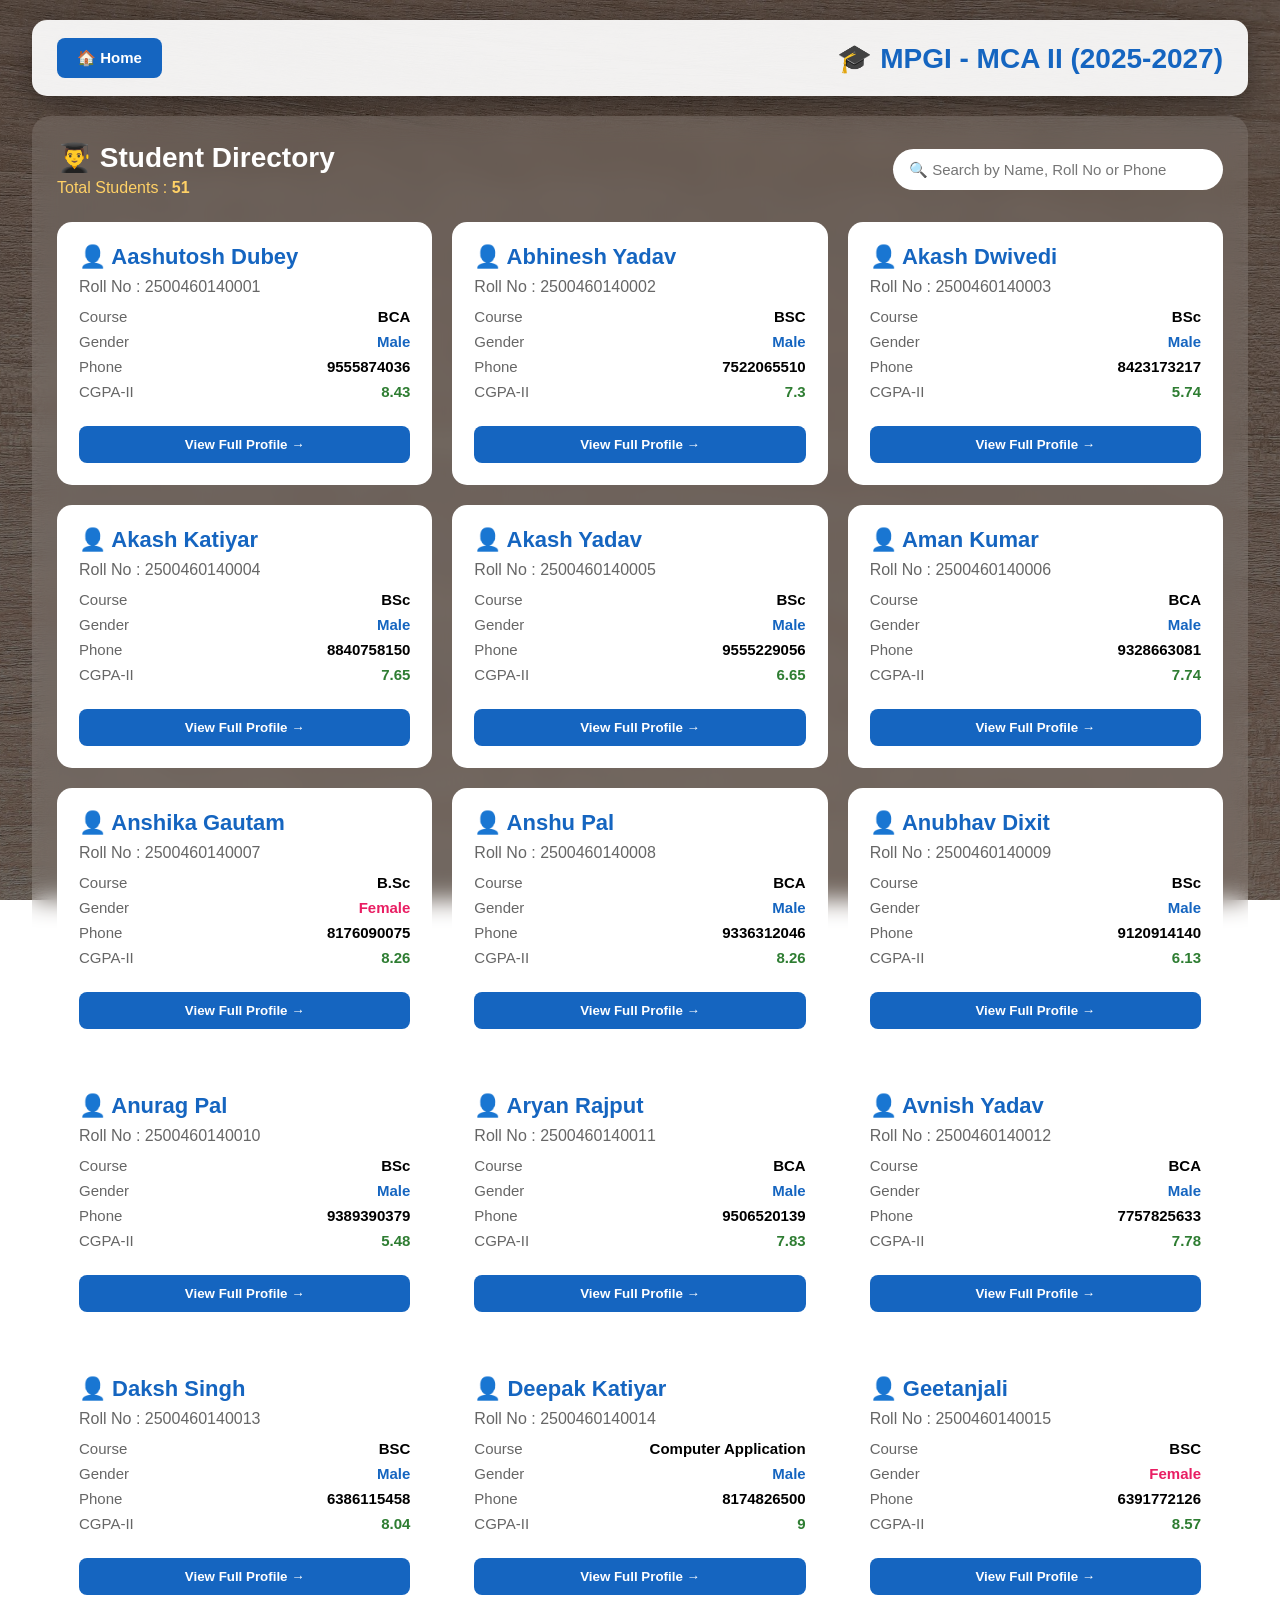
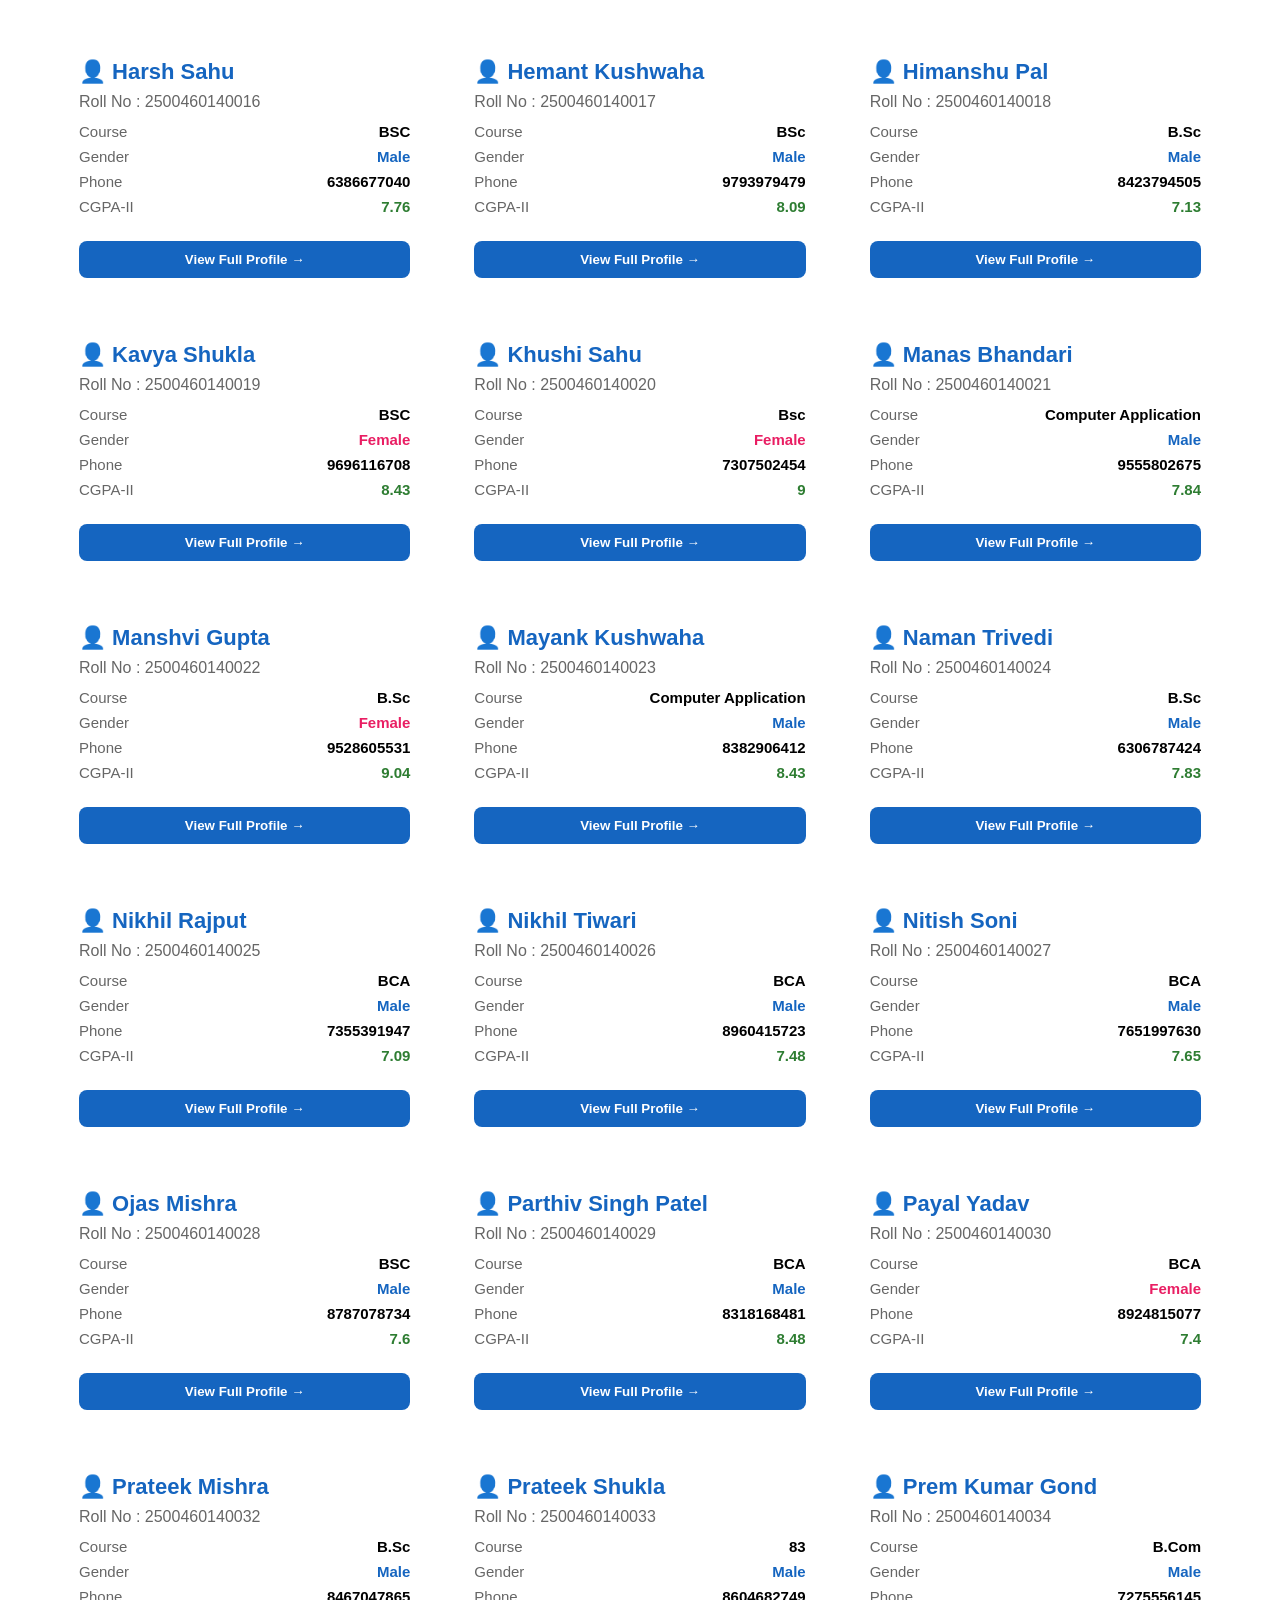
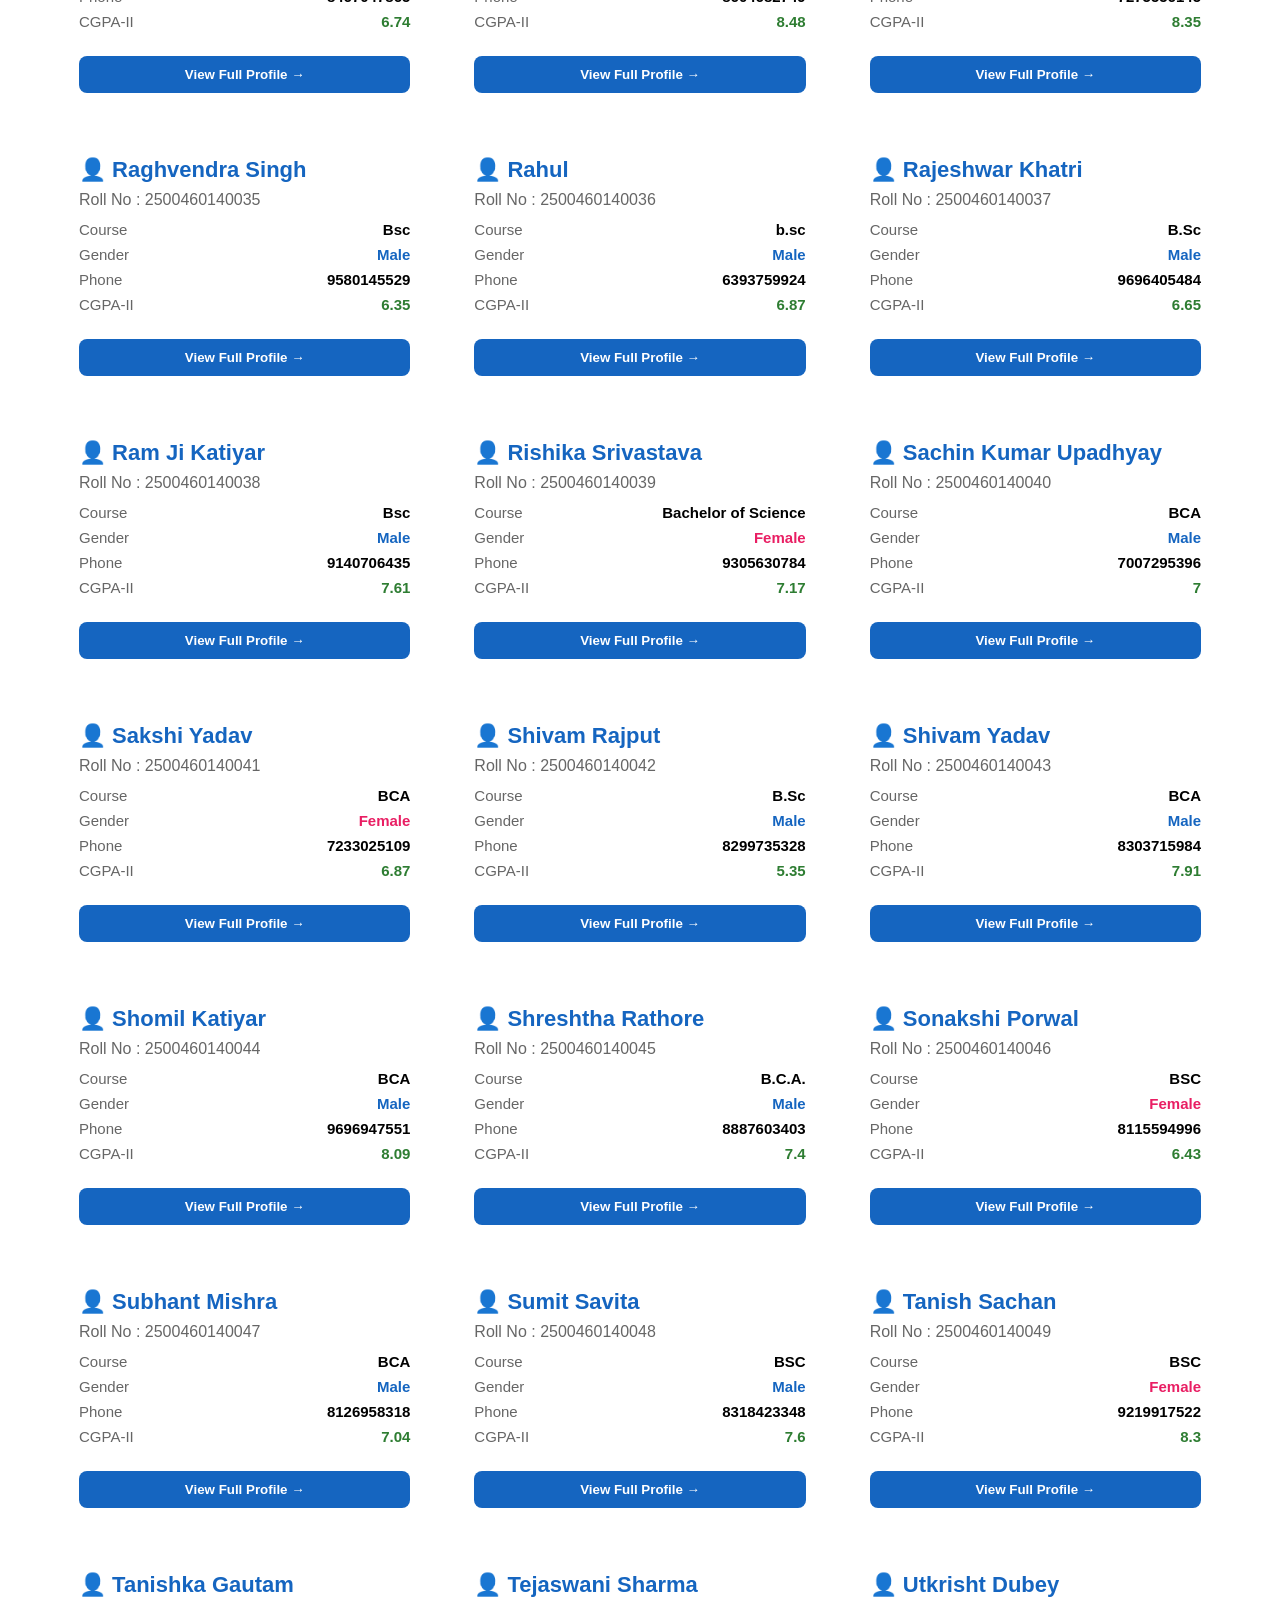
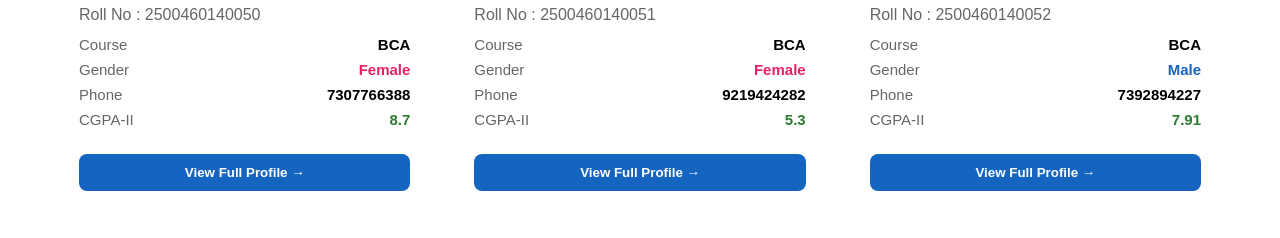
<file: details.html>
<!DOCTYPE html>
<html lang="en">

<head>

    <meta charset="UTF-8">
    <meta name="viewport" content="width=device-width, initial-scale=1.0">

    <title>Student Directory</title>

    <link rel="icon" href="/resources/mgpi-logo.png">

    <style>
        * {
            margin: 0;
            padding: 0;
            box-sizing: border-box;
            font-family: Poppins, sans-serif;
        }

        body {

            background:
                linear-gradient(rgba(0, 0, 0, .55), rgba(0, 0, 0, .55)),
                url("back.jpg");

            background-size: cover;
            background-position: center;
            background-attachment: fixed;

            min-height: 100vh;
        }

        #head {

            width: 95%;
            margin: 20px auto;

            display: flex;
            justify-content: space-between;
            align-items: center;

            background: rgba(255, 255, 255, .92);

            padding: 18px 25px;

            border-radius: 15px;

            box-shadow: 0 10px 30px rgba(0, 0, 0, .35);

        }

        #head h2 {

            color: #1565c0;
            font-size: 28px;

        }

        #homeBtn {

            border: none;

            padding: 11px 20px;

            border-radius: 8px;

            background: #1565c0;

            color: white;

            cursor: pointer;

            font-size: 15px;

            font-weight: 600;

            transition: .25s;

        }

        #homeBtn:hover {

            background: #ff9800;
            color: black;

        }

        .container {

            width: 95%;

            margin: auto;

            background: rgba(255, 255, 255, .12);

            backdrop-filter: blur(12px);

            border-radius: 18px;

            padding: 25px;

        }

        .topBar {

            display: flex;

            justify-content: space-between;

            align-items: center;

            flex-wrap: wrap;

            gap: 15px;

            margin-bottom: 25px;

        }

        .title {

            color: white;

            font-size: 28px;

            font-weight: bold;

        }

        #count {

            color: #ffd166;

            margin-top: 5px;

        }

        #search {

            width: 330px;

            max-width: 100%;

            padding: 12px 16px;

            border: none;

            border-radius: 40px;

            outline: none;

            font-size: 15px;

        }

        #studentList {

            display: grid;

            grid-template-columns: repeat(auto-fill, minmax(340px, 1fr));

            gap: 20px;

        }

        .card {

            background: white;

            border-radius: 15px;

            padding: 20px;

            transition: .25s;

            border: 2px solid transparent;

            cursor: pointer;

        }

        .card:hover {

            transform: translateY(-4px);

            border-color: #ff9800;

        }

        .name {

            color: #1565c0;

            font-size: 22px;

            font-weight: 700;

            margin-bottom: 8px;

        }

        .roll {

            color: #666;

            margin-bottom: 12px;

        }

        .row {

            display: flex;

            justify-content: space-between;

            margin: 8px 0;

            font-size: 15px;

        }

        .label {

            color: #666;

        }

        .value {

            font-weight: 600;

        }

        .male {

            color: #1565c0;

            font-weight: bold;

        }

        .female {

            color: #e91e63;

            font-weight: bold;

        }

        .cgpa {

            color: #2e7d32;

            font-weight: bold;

        }

        .profileBtn {

            margin-top: 18px;

            width: 100%;

            border: none;

            padding: 11px;

            border-radius: 8px;

            background: #1565c0;

            color: white;

            cursor: pointer;

            font-weight: bold;

            transition: .25s;

        }

        .profileBtn:hover {

            background: #ff9800;

            color: black;

        }

        @media(max-width:700px) {

            #head {

                flex-direction: column;

                gap: 15px;

                text-align: center;

            }

            .topBar {

                flex-direction: column;

            }

            #search {

                width: 100%;

            }

        }
    </style>

</head>

<body>

    <div id="head">
        <button id="homeBtn" onclick="location.href='index.html'">

            🏠 Home

        </button>
        <h2>🎓 MPGI - MCA II (2025-2027)</h2>



    </div>

    <div class="container">

        <div class="topBar">

            <div>

                <div class="title">

                    👨‍🎓 Student Directory

                </div>

                <div id="count"></div>

            </div>

            <input id="search" type="text" placeholder="🔍 Search by Name, Roll No or Phone">

        </div>

        <div id="studentList"></div>

    </div>

    <script src="studentdetails.js"></script>

    <script>

        const list = document.getElementById("studentList");

        const count = document.getElementById("count");

        function render(data) {

            count.innerHTML = "Total Students : <b>" + data.length + "</b>";

            list.innerHTML = "";

            data.forEach(student => {

                list.innerHTML += `

        <div class="card">

            <div class="name">

                👤 ${student.name}

            </div>

            <div class="roll">

                Roll No : ${student.rollNo}

            </div>

            <div class="row">

                <span class="label">

                    Course

                </span>

                <span class="value">

                    ${student.course}

                </span>

            </div>

            <div class="row">

                <span class="label">

                    Gender

                </span>

                <span class="${student.gender == "Male" ? "male" : "female"}">

                    ${student.gender}

                </span>

            </div>

            <div class="row">

                <span class="label">

                    Phone

                </span>

                <span class="value">

                    ${student.phone}

                </span>

            </div>

            <div class="row">

                <span class="label">

                    CGPA-II

                </span>

                <span class="cgpa">

                    ${student.cgpa2}

                </span>

            </div>

            <button

            class="profileBtn"

            onclick="location.href='student.html?id=${student.rollNo}'">

                View Full Profile →

            </button>

        </div>

        `;

            });

        }

        render(students);

        search.onkeyup = function () {

            const value = this.value.toLowerCase();

            render(

                students.filter(student =>

                    student.name.toLowerCase().includes(value)

                    ||

                    student.rollNo.toString().includes(value)

                    ||

                    student.phone.toString().includes(value)

                )

            );

        }

    </script>

</body>

</html>
</file>
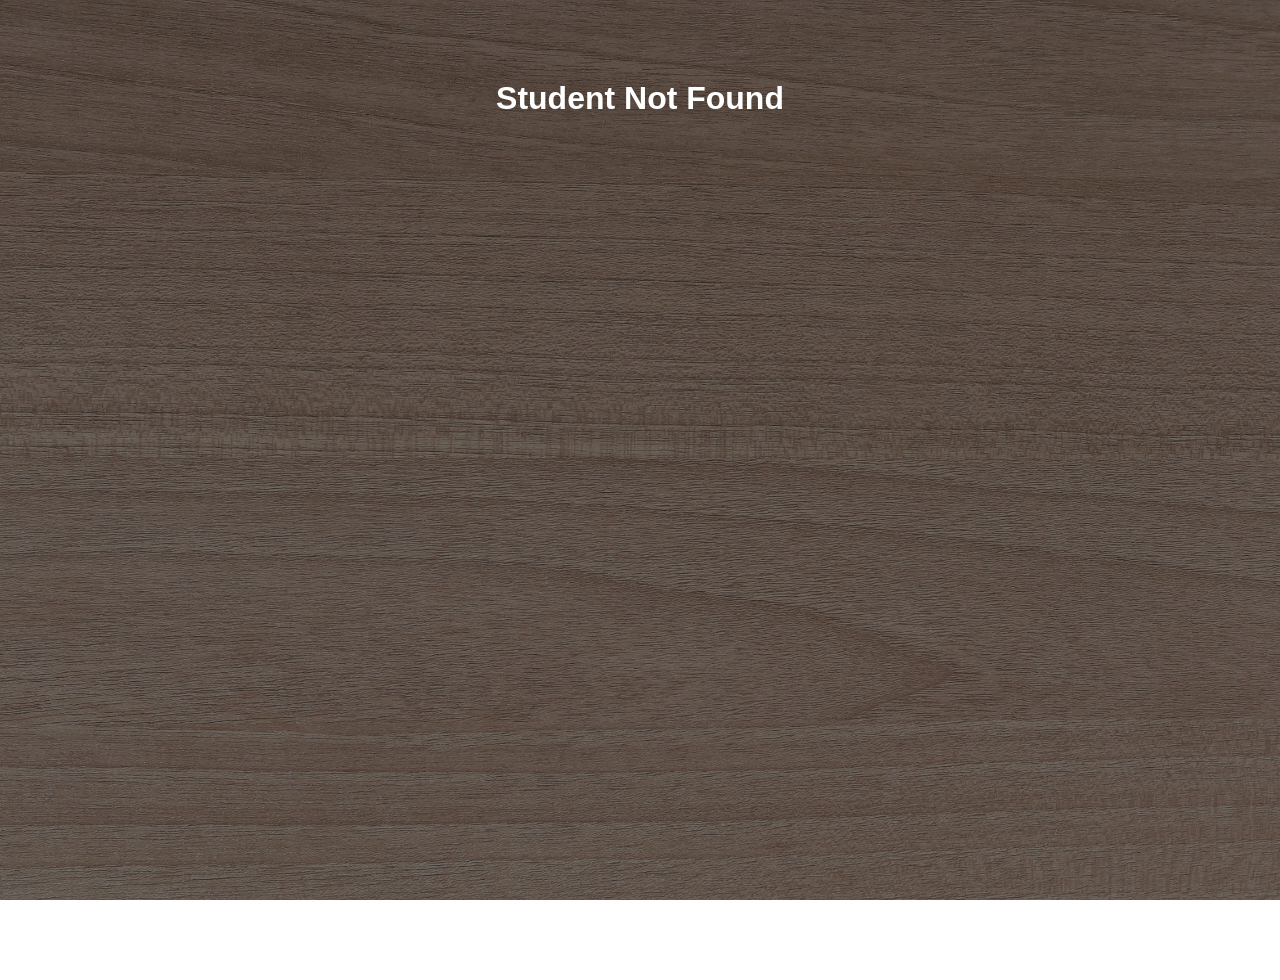
<file: student.html>
<!DOCTYPE html>
<html lang="en">

<head>

    <meta charset="UTF-8">
    <meta name="viewport" content="width=device-width, initial-scale=1.0">

    <title>Student Profile</title>

    <link rel="icon" href="/resources/mgpi-logo.png">

    <style>
        * {
            margin: 0;
            padding: 0;
            box-sizing: border-box;
            font-family: Poppins, sans-serif;
        }

        body {

            background:
                linear-gradient(rgba(0, 0, 0, .55), rgba(0, 0, 0, .55)),
                url("back.jpg");

            background-size: cover;
            background-position: center;
            background-attachment: fixed;

            min-height: 100vh;

        }

        #head {

            width: 95%;
            margin: 20px auto;

            display: flex;
            justify-content: space-between;
            align-items: center;

            padding: 18px 25px;

            border-radius: 15px;

            background: rgba(255, 255, 255, .92);

            box-shadow: 0 10px 30px rgba(0, 0, 0, .3);

        }

        #head h2 {

            color: #1565c0;

        }

        .btn {

            border: none;

            padding: 10px 18px;

            border-radius: 8px;

            background: #1565c0;

            color: white;

            cursor: pointer;

            font-weight: 600;

            transition: .25s;

            margin-left: 10px;

        }

        .btn:hover {

            background: #ff9800;
            color: black;

        }

        .container {

            width: 95%;
            max-width: 1000px;

            margin: auto;

            background: rgba(255, 255, 255, .12);

            backdrop-filter: blur(12px);

            border-radius: 18px;

            padding: 30px;

            color: white;

        }

        .profile {

            text-align: center;

            margin-bottom: 30px;

        }

        .avatar {

            width: 100px;
            height: 100px;

            border-radius: 50%;

            background: #1565c0;

            display: flex;

            justify-content: center;
            align-items: center;

            font-size: 45px;

            margin: auto;

            margin-bottom: 15px;

        }

        .profile h1 {

            font-size: 30px;

        }

        .roll {

            color: #ffd166;

            margin-top: 8px;

        }

        .cards {

            display: grid;

            grid-template-columns: repeat(auto-fit, minmax(300px, 1fr));

            gap: 20px;

        }

        .card {

            background: white;

            color: #222;

            border-radius: 15px;

            padding: 20px;

            transition: .25s;

        }

        .card:hover {

            transform: translateY(-3px);

            border: 2px solid #ff9800;

        }

        .card h3 {

            color: #1565c0;

            margin-bottom: 15px;

            border-bottom: 2px solid #eee;

            padding-bottom: 8px;

        }

        .row {

            display: flex;

            justify-content: space-between;

            margin: 10px 0;

        }

        .label {

            color: #666;

        }

        .value {

            font-weight: 600;

        }

        .cg {

            color: green;

            font-weight: bold;

        }

        @media(max-width:700px) {

            #head {

                flex-direction: column;

                gap: 15px;

                text-align: center;

            }

        }
    </style>

</head>

<body>

    <div id="head">
        <div> <button class="btn" onclick="history.back()">

                ← Back

            </button>
            <button class="btn" onclick="location.href='index.html'">

                🏠 Home

            </button>




        </div>
        <h2>🎓 Student Profile</h2>



    </div>

    <div class="container">

        <div class="profile">

            <div class="avatar">👤</div>

            <h1 id="name"></h1>

            <div class="roll" id="roll"></div>

        </div>

        <div class="cards">

            <div class="card">

                <h3>👤 Personal Information</h3>

                <div class="row"><span class="label">Gender</span><span class="value" id="gender"></span></div>

                <div class="row"><span class="label">Phone</span><span class="value" id="phone"></span></div>

                <div class="row"><span class="label">DOB</span><span class="value" id="dob"></span></div>

                <div class="row"><span class="label">Medium</span><span class="value" id="medium"></span></div>

            </div>

            <div class="card">

                <h3>🎓 Academic</h3>

                <div class="row"><span class="label">10%</span><span class="value" id="ten"></span></div>

                <div class="row"><span class="label">10 Board</span><span class="value" id="tenBoard"></span></div>

                <div class="row"><span class="label">12%</span><span class="value" id="twelve"></span></div>

                <div class="row"><span class="label">12 Board</span><span class="value" id="twelveBoard"></span></div>

            </div>

            <div class="card">

                <h3>🏫 Graduation</h3>

                <div class="row"><span class="label">Course</span><span class="value" id="course"></span></div>

                <div class="row"><span class="label">Percentage</span><span class="value" id="grad"></span></div>

                <div class="row"><span class="label">University</span><span class="value" id="uni"></span></div>

            </div>

            <div class="card">

                <h3>📈 MCA Performance</h3>

                <div class="row"><span class="label">Semester-I</span><span class="cg" id="cg1"></span></div>

                <div class="row"><span class="label">Semester-II</span><span class="cg" id="cg2"></span></div>

            </div>

        </div>

    </div>

    <script src="studentdetails.js"></script>

    <script>

        const id = new URLSearchParams(location.search).get("id");

        const student = students.find(s => String(s.rollNo) === id);

        if (!student) {

            document.body.innerHTML = "<h1 style='color:white;text-align:center;margin-top:80px;'>Student Not Found</h1>";

        }

        else {

            name.innerText = student.name;

            roll.innerText = "Roll No : " + student.rollNo;

            gender.innerText = student.gender;

            phone.innerText = student.phone;

            dob.innerText = student.dob ? student.dob : "Not Shared";

            medium.innerText = student.medium;

            ten.innerText = student.tenthPercentage;

            tenBoard.innerText = student.tenthBoard;

            twelve.innerText = student.interPercentage;

            twelveBoard.innerText = student.interBoard;

            course.innerText = student.course;

            grad.innerText = student.graduationPercentage;

            uni.innerText = student.university;

            cg1.innerText = student.cgpa1;

            cg2.innerText = student.cgpa2;

        }

    </script>

</body>

</html>
</file>
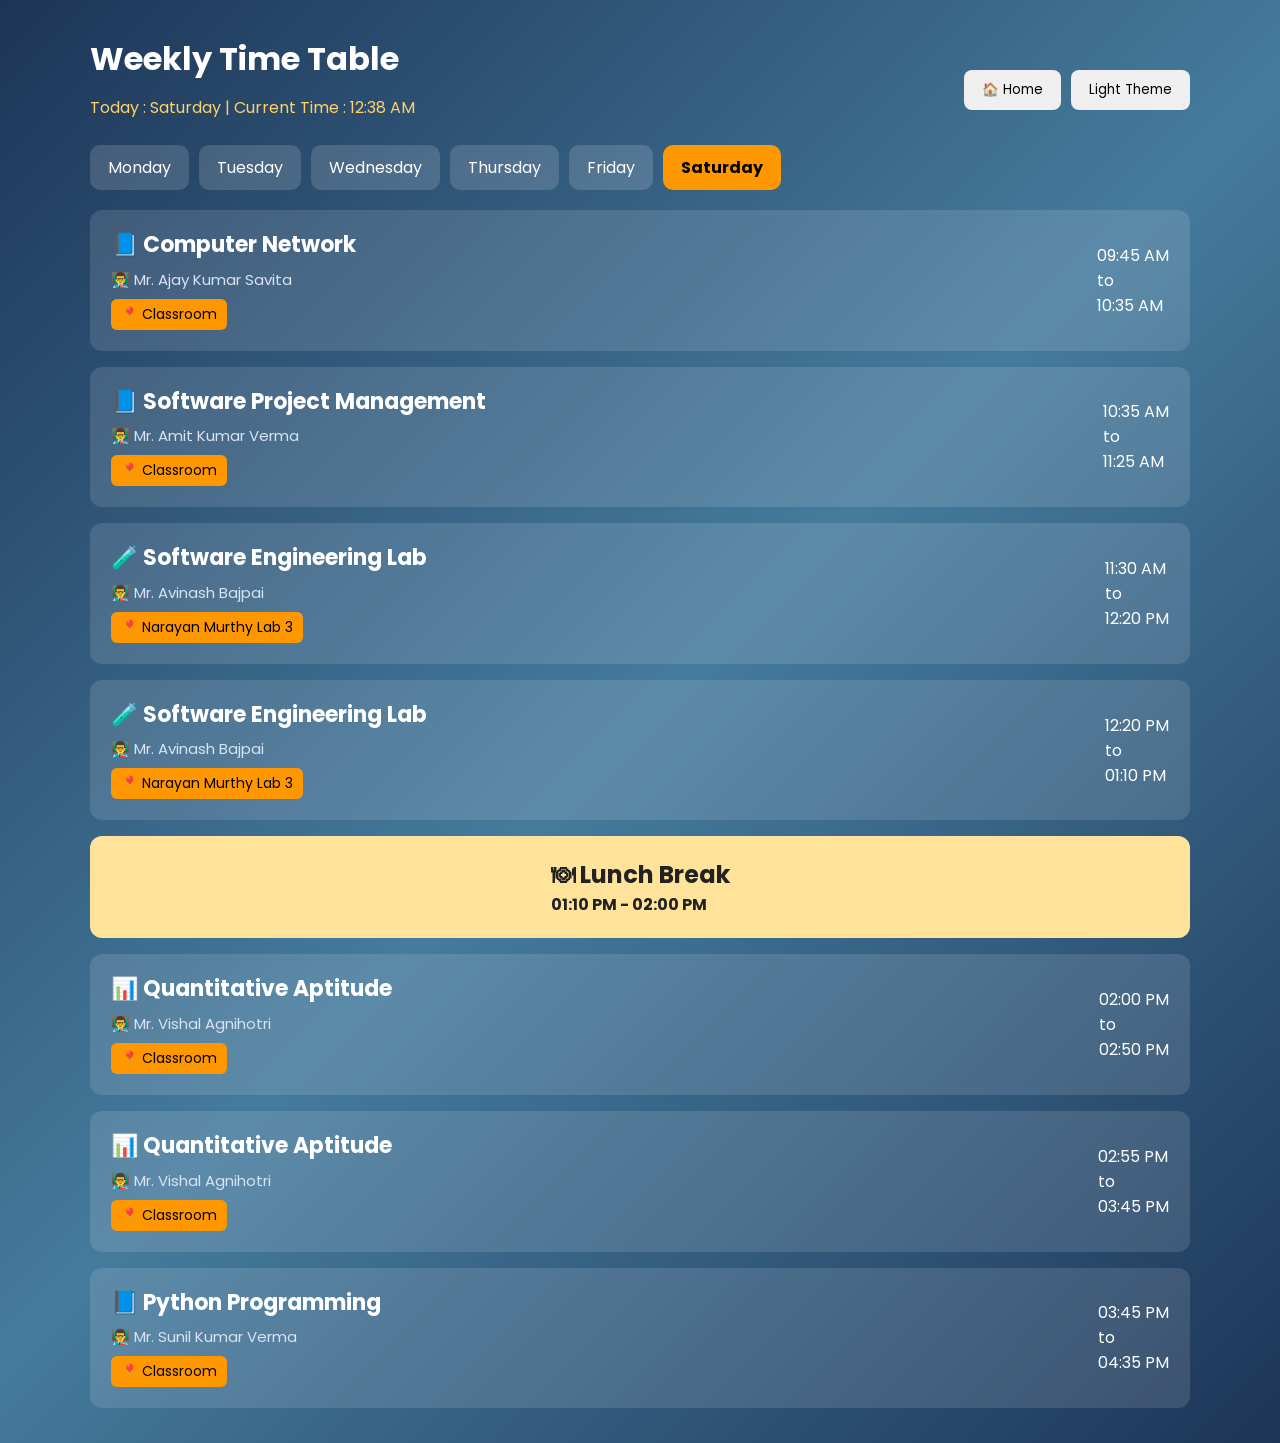
<file: weekly_timetable.html>
<!DOCTYPE html>
<html>

<head>
    <meta charset="UTF-8">
    <meta name="viewport" content="width=device-width,initial-scale=1">
    <title>Weekly Time Table</title>
    <link href="https://fonts.googleapis.com/css2?family=Poppins:wght@300;400;500;600;700&display=swap"
        rel="stylesheet">
    <style>
        * {
            margin: 0;
            padding: 0;

            font-family: Poppins, sans-serif
        }

        body {
            background: linear-gradient(135deg, #1d3557, #457b9d, #1d3557);
            min-height: 100vh;
            padding: 35px;
            color: #fff
        }

        .container {
            max-width: 1100px;
            margin: auto
        }

        .header {
            display: flex;
            justify-content: space-between;
            align-items: center
        }

        .info {
            margin: 12px 0 25px;
            color: #ffd166
        }

        button {
            padding: 10px 18px;
            border: none;
            border-radius: 8px;
            cursor: pointer
        }

        .days {
            display: flex;
            gap: 10px;
            flex-wrap: wrap;
            margin-bottom: 20px
        }

        .day {
            padding: 10px 18px;
            background: rgba(255, 255, 255, .15);
            border-radius: 10px;
            cursor: pointer
        }

        .active {
            background: #ff9800;
            color: #000;
            font-weight: 700
        }

        .cards {
            display: grid;
            gap: 16px
        }

        .card {
            display: flex;
            justify-content: space-between;
            align-items: center;
            padding: 18px;
            background: rgba(255, 255, 255, .12);
            border-radius: 12px;
            border: 3px solid transparent;
        }

      

        .current {
            border: 3px solid #00ff88
        }

        .completed {
            opacity: .55
        }

        .lunch {
            justify-content: center;
            background: #ffe39a;
            color: #222;
            font-weight: 700
        }

        .room {
            width: max-content;
            background: #ff9800;
            color: #000;
            padding: 5px 10px;
            border-radius: 6px;
            margin-top: 8px
        }

        .now {
            width: max-content;

            background: #00b050;
            padding: 3px 8px;
            border-radius: 5px;
            font-size: 12px;
            margin-bottom: 8px
        }

        .light {
            background: #f4f7fc;
            color: #222
        }

        .light .card {
            background: #fff;
            color: #222
        }

        .light .day {
            background: #ddd
        }

        .light .active {
            background: #1565c0;
            color: #fff
        }
        .subject{
    font-size:22px;
    font-weight:700;
    color:#ffffff;
    margin-bottom:8px;
    line-height:1.3;
}

.teacher{
    font-size:15px;
    color:#d8e3f3;
    margin-bottom:8px;
}

.room{
    font-size:14px;
}
.light .subject{
    color:#1565c0;
}

.light .teacher{
    color:#555;
}

.light .time{
    color:#1565c0;
}

.light #info{
    color:#444;
}

.light h1{
    color:#222;
}

.light .room{
    background:#1565c0;
    color:white;
}

.light .now{
    background:#28a745;
    color:white;
}
.light .card{
    border: 3px rgb(197, 198, 240) solid;
}
  .card:hover {
            transform: translateY(-3px);
     border-color:rgb(64, 66, 203);

        }
    </style>
</head>

<body>
    <div class="container">
        <div class="header">
            <div>
                <h1>Weekly Time Table</h1>
                <div id="info" class="info"></div>
            </div>
            <div style="display:flex; gap:10px;">
                <button onclick="location.href='index.html'">🏠 Home</button>
                <button id="themeBtn">Light Theme</button>
            </div>
        </div>
        <div id="days" class="days"></div>
        <div id="cards" class="cards"></div>
    </div>
    <script src="timetable-data.js"></script>
    <script>
        const week = ["Monday", "Tuesday", "Wednesday", "Thursday", "Friday", "Saturday"];




        const days = document.getElementById("days");
        const cards = document.getElementById("cards");
        const info = document.getElementById("info");

        //Sunday is 0
        const jsDay = new Date().getDay();

        let today = null;
        let selected = "Monday";

        if (jsDay >= 1 && jsDay <= 6) {
            today = week[jsDay - 1];
            selected = today;
        }

        function toMinutes(time) {

            let [clock, ampm] = time.split(" ");
            let [h, m] = clock.split(":").map(Number);

            if (ampm === "PM" && h !== 12)
                h += 12;

            if (ampm === "AM" && h === 12)
                h = 0;

            return h * 60 + m;

        }

        function renderDays() {

            days.innerHTML = "";

            week.forEach(day => {

                const div = document.createElement("div");

                div.className = "day";

                if (day === selected) {
                    div.classList.add("active");
                }


                div.innerText = day;

                div.onclick = () => {

                    selected = day;

                    renderDays();

                    renderCards(false);

                };

                days.appendChild(div);

            });

        }

        function renderCards(scroll = true) {

            const now = new Date();

            const currentMinutes =
                now.getHours() * 60 +
                now.getMinutes();
            let z = now.toLocaleTimeString([], {
                hour: "2-digit",
                minute: "2-digit"
            })
            if (today == null) {

                info.innerHTML =
                    "Today : Sunday (Holiday) | Current Time : " +
                    z;

            }
            else {

                info.innerHTML =
                    "Today : " + today +
                    " | Current Time : " +
                    z;

            }

            cards.innerHTML = "";

            let alreadyScrolled = false;

            timetable[selected].forEach(period => {
                console.log(period);
                const card = document.createElement("div");

                if (period.subject === "Lunch") {

                    card.className = "card lunch";

                    card.innerHTML = `
                <div>
                    <h2>🍽 Lunch Break</h2>
                    ${period.start} - ${period.end}
                </div>
            `;

                    if (
                        today === selected &&
                        currentMinutes >= toMinutes(period.start) &&
                        currentMinutes < toMinutes(period.end)
                    ) {
                        card.classList.add("current");
                    }

                }
                else {

                    let className = "card";

                    let badge = "";

                    const start = toMinutes(period.start);
                    const end = toMinutes(period.end);

                    if (today === selected) {

                        if (currentMinutes >= end) {
                            className += " completed";
                        }

                        if (
                            currentMinutes >= start &&
                            currentMinutes < end
                        ) {

                            className += " current";

                            badge = `<div class="now">NOW</div>`;

                        }

                    }

                    card.className = className;

                    card.innerHTML = `

                <div>

                    ${badge}

                   <div class="subject">
    ${period.room === "Narayan Murthy Lab 3" ? "🧪" :
                            period.subject.includes("Practice") ? "💻" :
                                period.subject === "NF1" ? "📖" :
                                    period.subject.includes("VA") ? "📝" :
                                        period.subject.includes("Quantitative") ? "📊" :
                                            period.subject.includes("LR/DI") ? "🧠" :
                                                period.subject.includes("Digi") ? "💡" :
                                                    "📘"} <b>${period.subject}</b>
</div>

${period.teacher ? `
<div class="teacher">
    👨‍🏫 ${period.teacher}
</div>` : ""}

${period.room ? `
<div class="room">
    📍 ${period.room}
</div>` : ""}

                </div>

                <div class="time">
                    ${period.start}<br>
                    to<br>
                    ${period.end}
                </div>

            `;

                }

                cards.appendChild(card);

                if (
                    scroll &&
                    !alreadyScrolled &&
                    card.classList.contains("current")
                ) {

                    alreadyScrolled = true;

                    setTimeout(() => {

                        card.scrollIntoView({

                            behavior: "smooth",

                            block: "center"

                        });

                    }, 200);

                }

            });

        }

        renderDays();

        renderCards();

        setInterval(() => {

            renderCards(false);
            const now = new Date();

            if (today == null) {

                info.innerHTML =
                    "Today : Sunday (Holiday) | Current Time : " +
                    now.toLocaleTimeString([], {
                        hour: "2-digit",
                        minute: "2-digit"
                    })

            }
            else {

                info.innerHTML =
                    "Today : " + today +
                    " | Current Time : " +
                    now.toLocaleTimeString([], {
                        hour: "2-digit",
                        minute: "2-digit"
                    })

            }
        }, 60000);



        themeBtn.onclick = function () {

            document.body.classList.toggle("light");

            this.innerText =
                document.body.classList.contains("light")
                    ? "Dark Theme"
                    : "Light Theme";

        };





    </script>
</body>

</html>
</file>
